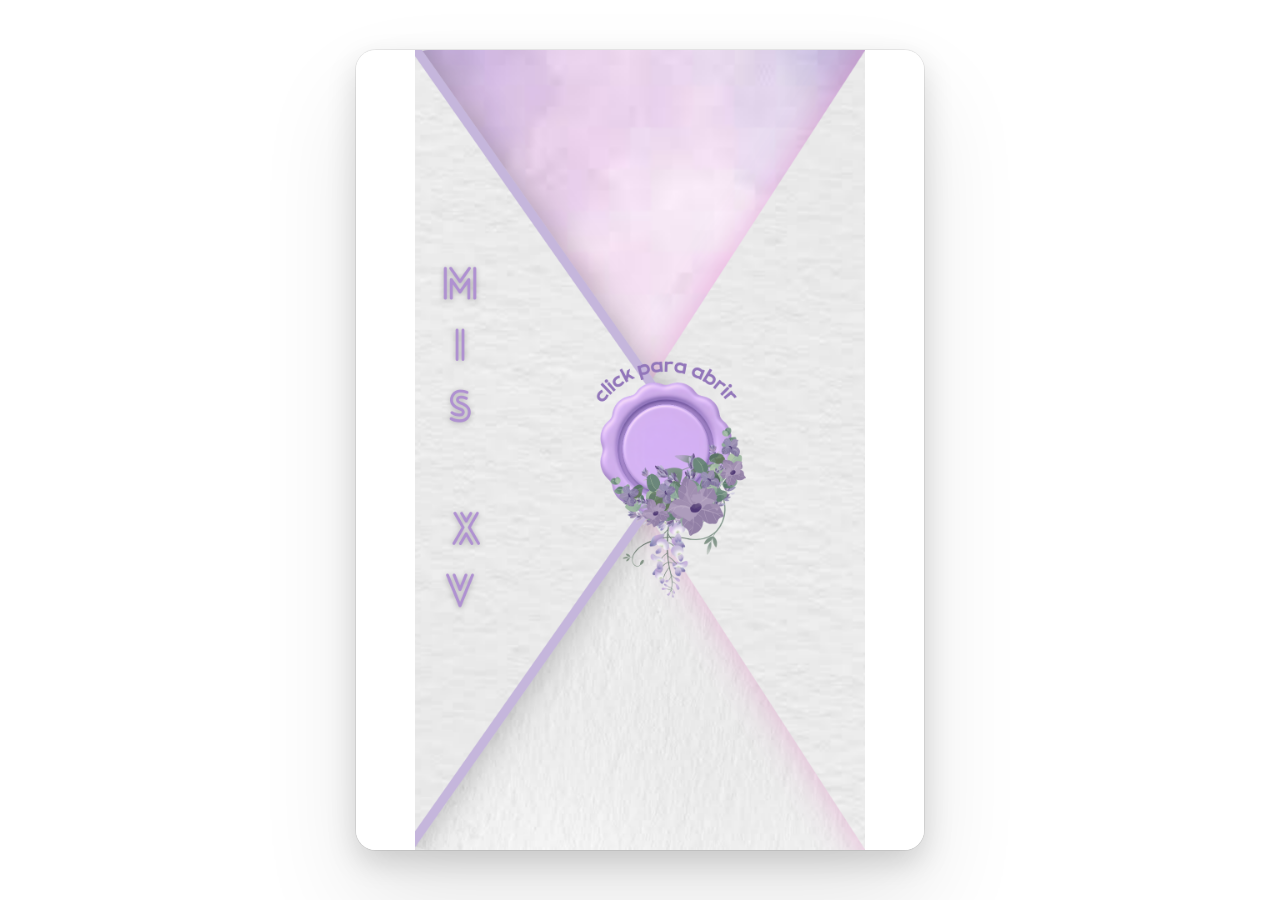
<file: tarjeta.html>
<!DOCTYPE html>
<html lang="es">
<head>
  <meta charset="UTF-8">
  <meta name="viewport" content="width=device-width, initial-scale=1.0, viewport-fit=cover">
  <title>Invitación Mis XV años</title>

  <style>
    *, *::before, *::after { box-sizing: border-box; margin: 0; padding: 0; }
    html, body { height: 100%; }

    body {
      min-height: 100dvh;
      display: flex;
      justify-content: center;
      align-items: center;
      background: #ffffff;
      overflow: hidden;
      font-family: Georgia, serif;
      padding: env(safe-area-inset-top)
               env(safe-area-inset-right)
               env(safe-area-inset-bottom)
               env(safe-area-inset-left);
    }

    .card {
      position: relative;
      z-index: 1;
      overflow: hidden;
      animation: cardIn 0.85s cubic-bezier(.22,.61,.36,1) both;
      aspect-ratio: 1240 / 1748;
      height: 100dvh;
      max-height: 100dvh;
      width: auto;
      max-width: 100vw;
      border-radius: 0;
      box-shadow: none;
    }

    @media (min-width: 600px) {
      .card {
        height: min(90dvh, 800px);
        max-width: min(90vw, 568px);
        border-radius: 20px;
        box-shadow:
          0 0 0 1px rgba(0,0,0,0.08),
          0 12px 30px rgba(0,0,0,0.15),
          0 50px 100px rgba(0,0,0,0.10);
      }
    }

    @media (max-height: 500px) and (orientation: landscape) {
      .card {
        height: 96dvh;
        border-radius: 10px;
        box-shadow: 0 4px 30px rgba(0,0,0,0.12);
      }
    }

    @keyframes cardIn {
      from { opacity: 0; transform: scale(0.94) translateY(16px); }
      to   { opacity: 1; transform: scale(1)    translateY(0); }
    }

    .card img {
      width: 100%;
      height: 100%;
      object-fit: contain;
      background: #ffffff;
      display: block;
      transition: filter 0.9s ease, transform 0.9s ease;
      user-select: none;
      -webkit-user-drag: none;
    }

    .card.open img {
      filter: brightness(1.05) blur(6px);
      transform: scale(1.06);
    }

    video {
      position: absolute;
      inset: 0;
      width: 100%;
      height: 100%;
      object-fit: contain;
      background: #ffffff;
      opacity: 0;
      transition: opacity 1.3s ease;
      pointer-events: none;
    }
    .card.open video { opacity: 1; }

    .btn {
      position: absolute;
      inset: 0;
      background: transparent;
      border: none;
      cursor: pointer;
      -webkit-tap-highlight-color: transparent;
    }
    .btn:focus-visible {
      outline: 2px solid rgba(140,110,189,0.5);
      outline-offset: -8px;
    }

    .ripple {
      position: absolute;
      border-radius: 50%;
      background: rgba(140, 110, 189, 0.20);
      transform: scale(0);
      animation: rippleAnim 0.75s linear forwards;
      pointer-events: none;
    }
    @keyframes rippleAnim {
      to { transform: scale(4.5); opacity: 0; }
    }

    /* ── Nombre del invitado flotante (arriba, dorado) ── */
    .nombre-tag {
      position: absolute;
      top: 24px;
      left: 0; right: 0;
      text-align: center;
      font-family: 'Great Vibes', cursive, Georgia, serif;
      font-size: clamp(22px, 6vw, 38px);
      color: #d0af58;
      text-shadow: 0 2px 10px rgba(255,255,255,0.9), 0 1px 3px rgba(0,0,0,0.15);
      letter-spacing: 1px;
      pointer-events: none;
      opacity: 0;
      transform: translateY(-8px);
      transition: opacity 1s ease 0.5s, transform 1s ease 0.5s;
      z-index: 2;
    }
    /* Se hace visible junto con la card */
    .nombre-tag.show {
      opacity: 1;
      transform: translateY(0);
    }
    /* Se oculta cuando se abre */
    .card.open .nombre-tag {
      opacity: 0;
      transition: opacity 0.4s ease;
    }
  </style>

  <!-- Fuente script para el nombre (misma que index.html) -->
  <link href="https://fonts.googleapis.com/css2?family=Great+Vibes&display=swap" rel="stylesheet">
</head>
<body>

  <div class="card" id="card">

    <img src="tarjeta/tarjeta.png" alt="Invitación Mis XV años" draggable="false">

    <video id="video" playsinline preload="metadata">
      <source src="tarjeta/tarjeta.mp4" type="video/mp4">
    </video>

    <!-- Nombre del invitado sobre la tarjeta -->
    <div class="nombre-tag" id="nombre-tag"></div>

    <button class="btn" id="btn" aria-label="Abrir invitación"></button>

  </div>

  <script>
    /* ── 1. Leer los parámetros de la URL ── */
    const params    = new URLSearchParams(window.location.search);
    const invitados = params.get("invitados") || "";
    const pases     = params.get("pases")     || "1";

    /* ── 2. Mostrar nombre del invitado en la tarjeta ── */
    const tag = document.getElementById("nombre-tag");
    if (invitados) {
      tag.textContent = "Para: " + invitados;
      /* pequeño delay para que aparezca suave tras la animación de entrada */
      setTimeout(() => tag.classList.add("show"), 600);
    }

    /* ── 3. Construir la URL de destino CON los parámetros ── */
    const destino = "index.html?invitados=" + encodeURIComponent(invitados)
                                  + "&pases=" + encodeURIComponent(pases);

    /* ── 4. Lógica del botón ── */
    const card  = document.getElementById("card");
    const video = document.getElementById("video");
    const btn   = document.getElementById("btn");

    btn.addEventListener("click", function(e) {

      /* Ripple */
      const rect = card.getBoundingClientRect();
      const size = Math.max(rect.width, rect.height) * 0.65;
      const rpl  = document.createElement("span");
      rpl.className = "ripple";
      Object.assign(rpl.style, {
        width:  size + "px",
        height: size + "px",
        left:   (e.clientX - rect.left  - size / 2) + "px",
        top:    (e.clientY - rect.top   - size / 2) + "px"
      });
      card.appendChild(rpl);
      setTimeout(() => rpl.remove(), 800);

      /* Abrir tarjeta y reproducir vídeo */
      card.classList.add("open");
      video.play().catch(() => {});

      /* ── Redirigir CONSERVANDO invitados y pases ── */
      setTimeout(() => {
        window.location.href = destino;
      }, 5000);
    });
  </script>

</body>
</html>
</file>
